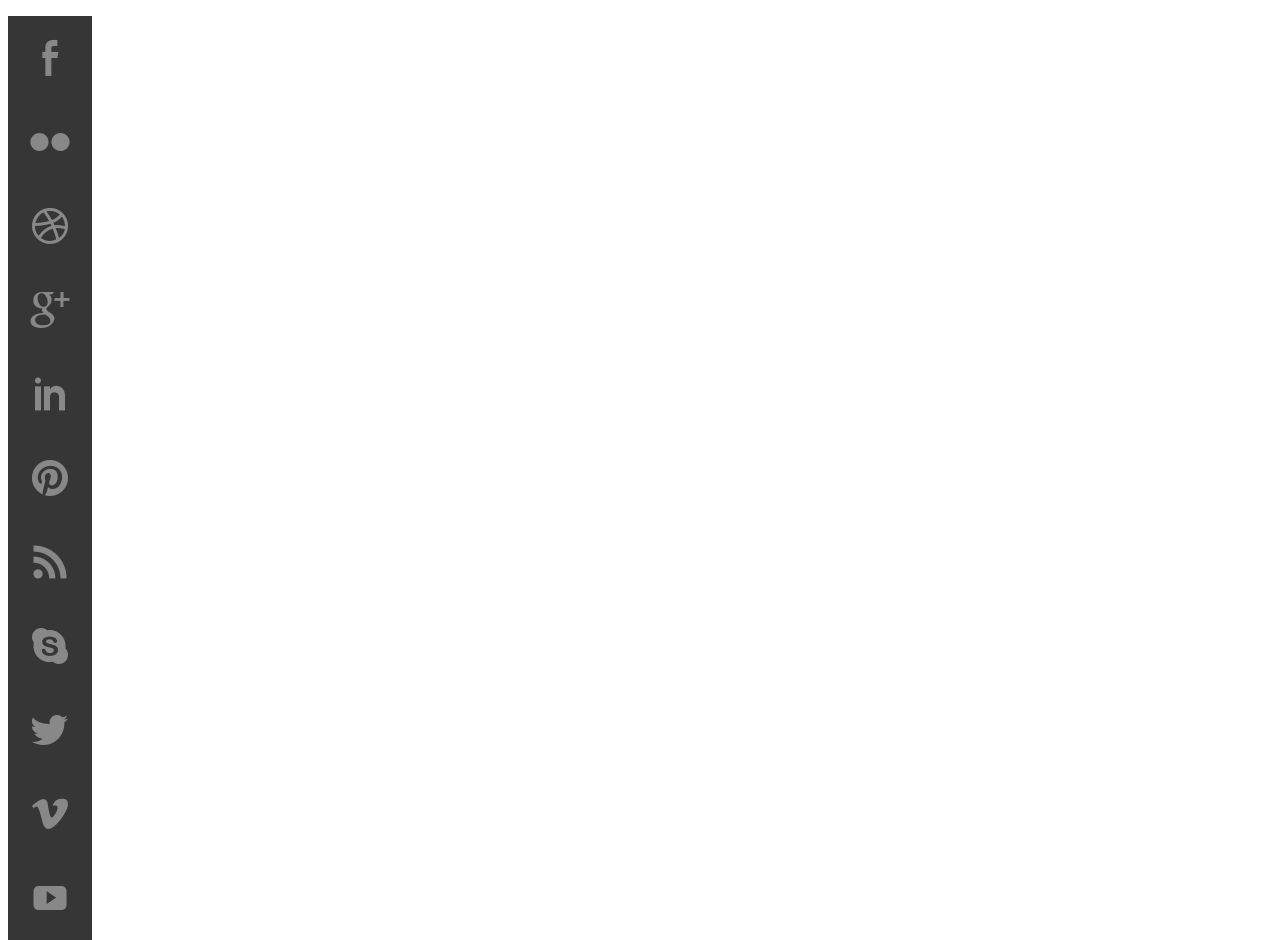
<file: css/colorare/index.html>
<!DOCTYPE html>
<html>
	<head>
	<link rel="stylesheet" type="text/css" href="colorare.css">
	<meta http-equiv="Content-type" content="text/html;charset=UTF-8">
	</head>
	<body>
	<ul>
		<li id="facebook"></li>
		<li id="oo"></li>
		<li id="o"></li>
		<li id="gplus"></li>
		<li id="linkedin"></li>
		<li id="pinterest"></li>
		<li id="spotify"></li>
		<li id="skype"></li>
		<li id="twiter"></li>
		<li id="vimeo"></li>
		<li id="youtube"></li>
	</ul>
	</body>
</html>
</file>
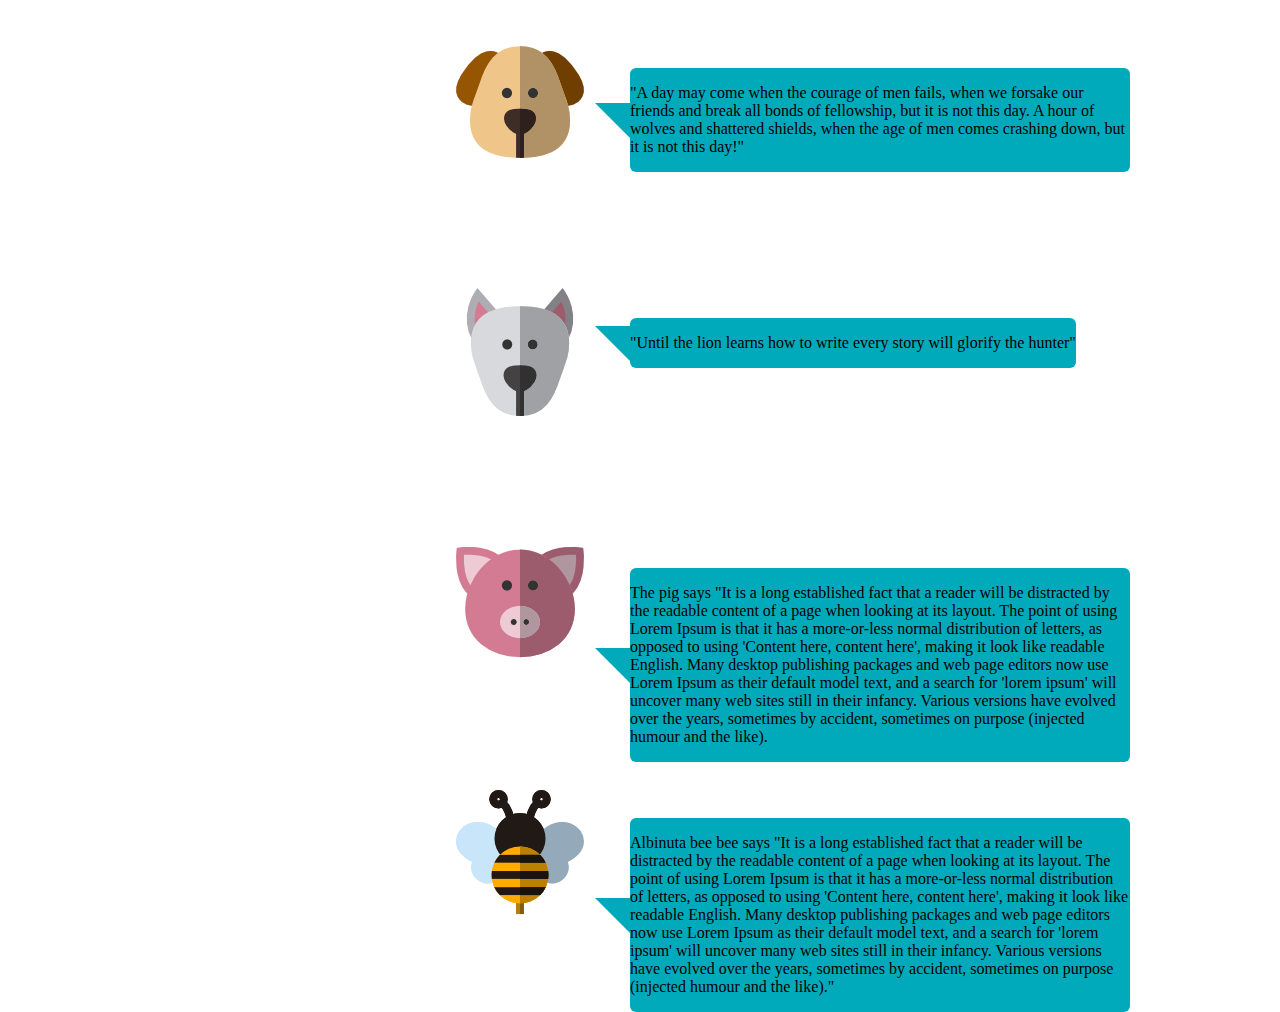
<file: css/sprite/index.html>
<!DOCTYPE html>
<html lang = "ro">
	<head>
		<title>CSS 7</title>
		<meta http-equiv="Content-Type" content="text/html; charset=utf-8" />
		<link rel="stylesheet" type="text/css" href="style7.css"/>
	</head>
	<body>
		<ul>
		<li id="Dog"><div class="comment-box"><p>"A day may come when the courage of men fails, when we forsake our friends and break all bonds of fellowship, but it is not this day. A hour of wolves and shattered shields, when the age of men comes crashing down, but it is not this day!"</p></div></li>
		<li id="Wolf"><div class="comment-box"><p>"Until the lion learns how to write every story will glorify the hunter"</p></div></li>
		<li id="Pig"><div class="comment-box"><p>The pig says "It is a long established fact that a reader will be distracted by the readable content of a page when looking at its layout. The point of using Lorem Ipsum is that it has a more-or-less normal distribution of letters, as opposed to using 'Content here, content here', making it look like readable English. Many desktop publishing packages and web page editors now use Lorem Ipsum as their default model text, and a search for 'lorem ipsum' will uncover many web sites still in their infancy. Various versions have evolved over the years, sometimes by accident, sometimes on purpose (injected humour and the like).

</p></div></li>
                <li id="Bee"><div class="comment-box"><p>Albinuta bee bee says "It is a long established fact that a reader will be distracted by the readable content of a page when looking at its layout. The point of using Lorem Ipsum is that it has a more-or-less normal distribution of letters, as opposed to using 'Content here, content here', making it look like readable English. Many desktop publishing packages and web page editors now use Lorem Ipsum as their default model text, and a search for 'lorem ipsum' will uncover many web sites still in their infancy. Various versions have evolved over the years, sometimes by accident, sometimes on purpose (injected humour and the like)."

</p></div></li>
		</ul>
	</body>
</html>
</file>
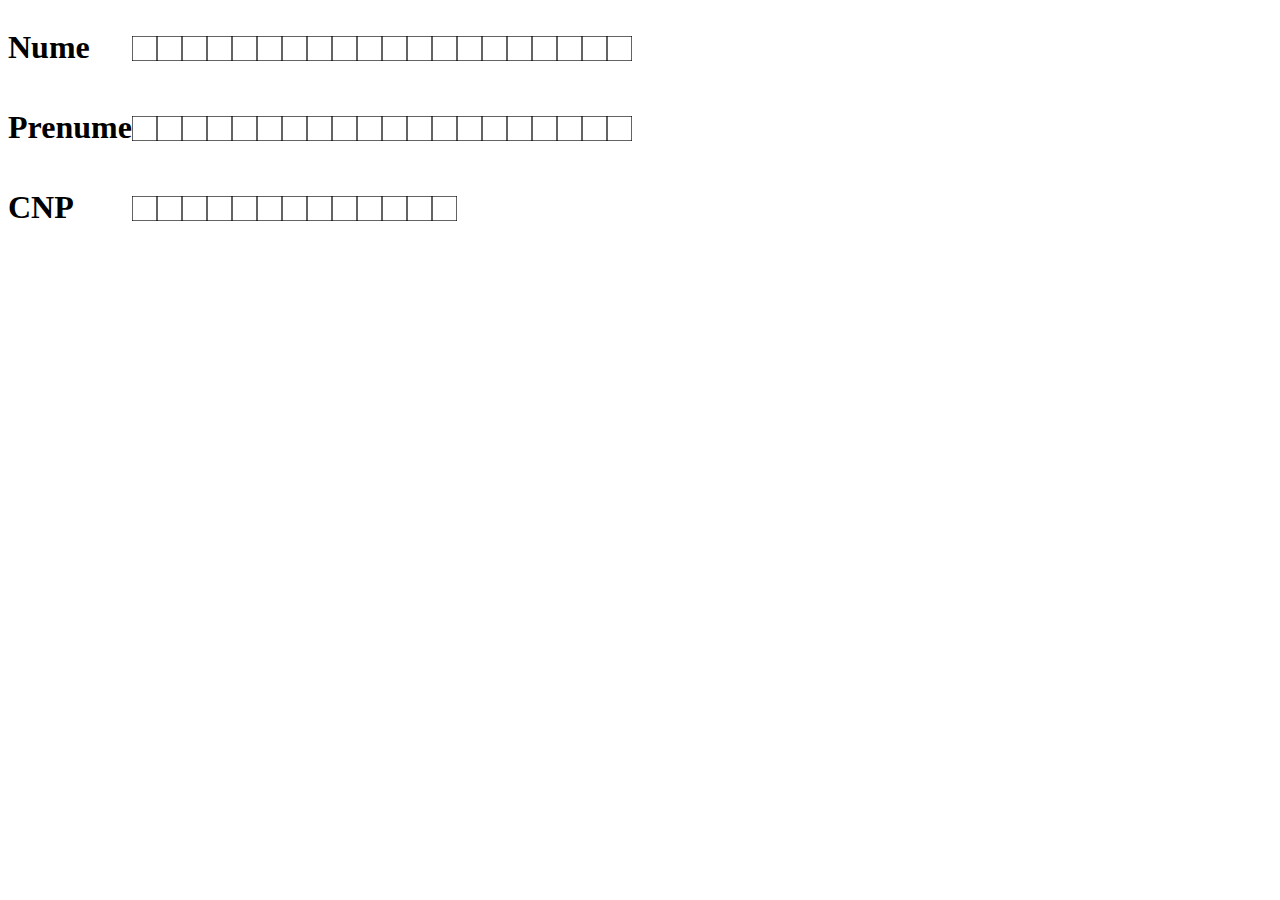
<file: css/square/index.html>
<!DOCTYPE html>
<html>
<head>
	  <meta http-equiv="Content-type" content="text/html;charset=UTF-8">
	<link rel="stylesheet" type="text/css" href="style.css">
</head>
<body>

<div id="name">
	<h1>Nume</h1>
	<div id="nameinput">
		<input type="text" maxlength="20">
	</div>
</div>


<div id="name">
	<h1>Prenume</h1>
	<div id="nameinput">
		<input type="text" maxlength="20">
	</div>
</div>

<div id="CNP">
	<h1>CNP</h1>
	<div id="cnpinput">
		<input type="text" maxlength="13">
	</div>
</div>

</body>
</html>
</file>
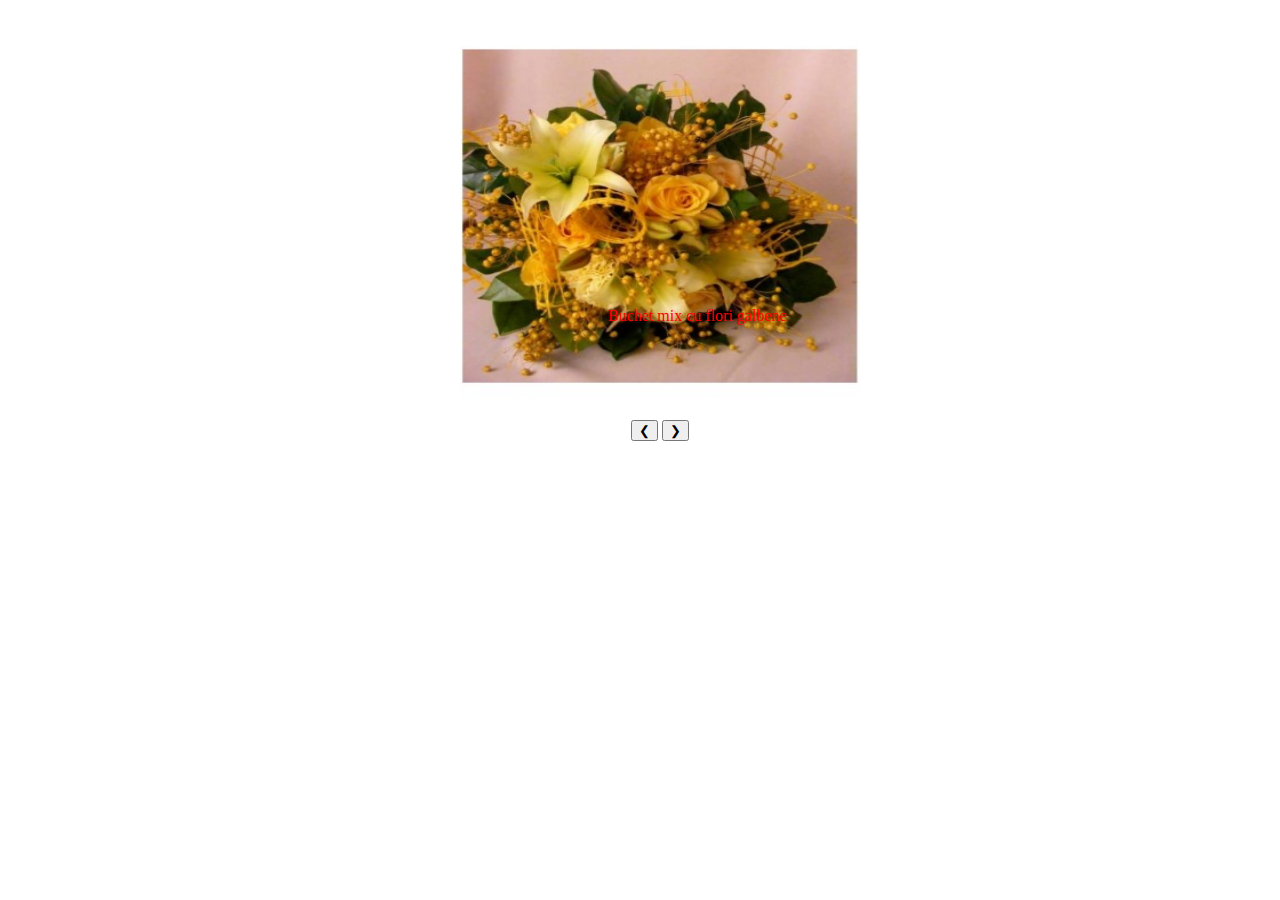
<file: javascript/carusel/index.html>
<!DOCTYPE html>
<html>
	<head>
		<meta http-equiv="Content-Type" content="text/html;charse=UTF-8">
		<title>Carusel</title>
		<link href="style.css" rel="stylesheet" type="text/css">
		
	</head>
	<body>
		<ol >
			<li  class="mySlides"><a href="https://www.magnolia.ro/flori-online-buchete-de-flori/" title="Buchet cu trandafiri si gypsophila" target="_blank"><img src="f1.jpg" ><p>Buchet cu trandafiri si gypsophila</p></a></li>
			<li class="mySlides"><a href="http://www.101flori.ro/flori-mix/1031-buchet-flori-galbene.html" title="Buchet mix cu flori galbene"><img  src="f2.jpg" target="_blank"><p>Buchet mix cu flori galbene</p></a></li>
			<li class="mySlides"><a href="http://www.livrarefloribucuresti.ro/flori/ce-facem-cu-florile-noastre-cand-plecam-in-vacanta.html" title="Reguli generale de ingrijire a plantelor" target="_blank"><img  src="f3.jpg" ><p>Reguli generale de ingrijire a plantelor</p></a></li>
			<li class="mySlides"><a href="http://www.florarienonstop.ro/cutii-cu-flori/282-cutie-cu-mix-de-flori.html" title="Mix de flori"><img  src="f4.jpg" target="_blank"><p>Mix de flori</p></a></li>

			<button class="left" onclick="plusDivs(-1)">&#10094;</button>
			<button class="right" onclick="plusDivs(1)">&#10095;</button>
		</ol>

<script>
var slideIndex = 1;
showDivs(slideIndex);

function plusDivs(n) {
  showDivs(slideIndex += n);
}

function showDivs(n) {
  var i;
  var x = document.getElementsByClassName("mySlides");
  if (n > x.length) {slideIndex = 1}    
  if (n < 1) {slideIndex = x.length}
  for (i = 0; i < x.length; i++) {
     x[i].style.display = "none";  
  }
  x[slideIndex-1].style.display = "block";  
}
var myIndex = 1;
carousel();

function carousel() {
    var i;
    var x = document.getElementsByClassName("mySlides");
    for (i = 0; i < x.length; i++) {
       x[i].style.display = "none";  
    }
    myIndex++;
    if (myIndex > x.length) {myIndex = 1}    
    x[myIndex-1].style.display = "block";  
    setTimeout(carousel, 10000);
}
</script>

</body>
</html>
</file>
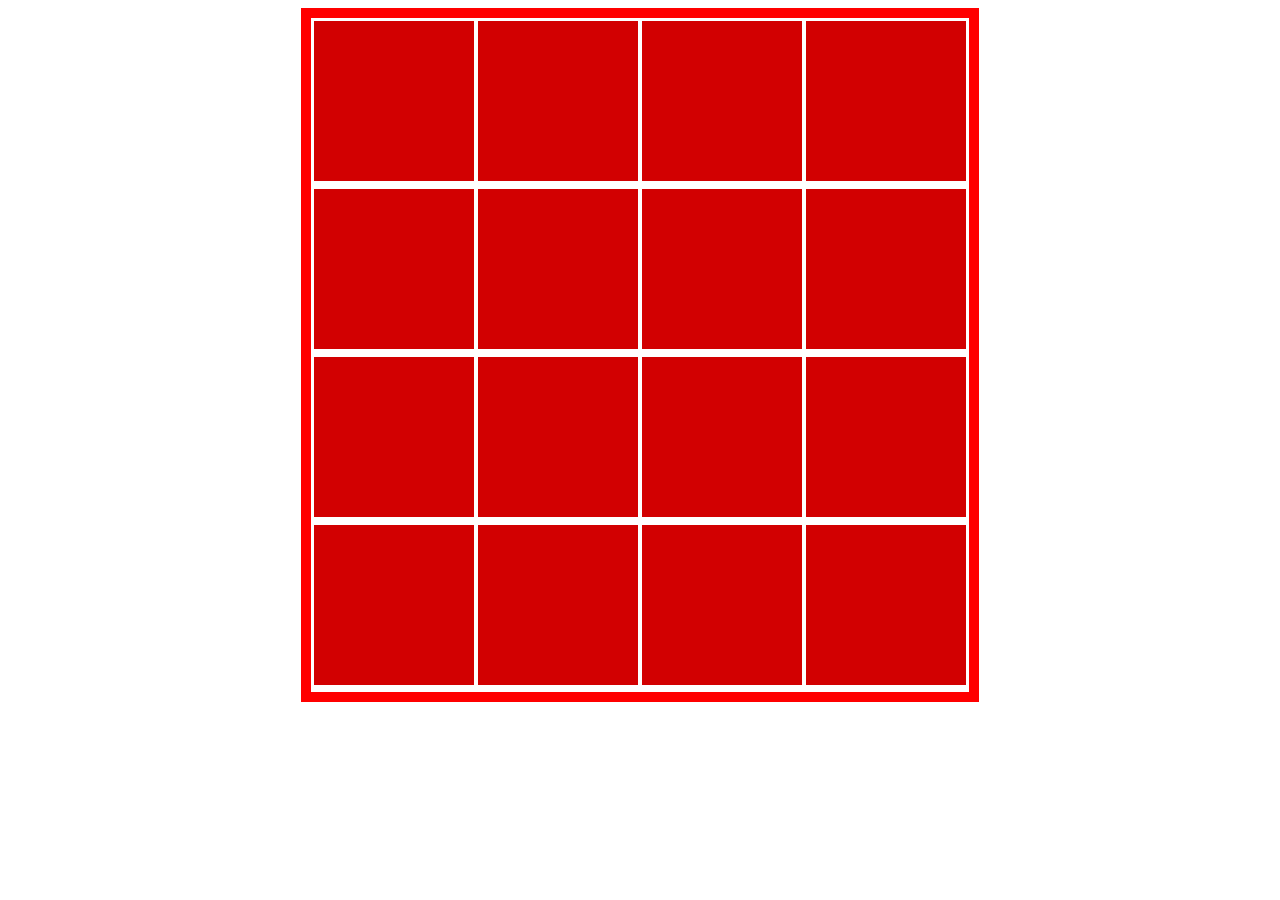
<file: javascript/memorygame/index.html>
<!DOCTYPE html>
<html>
	<head>
		<meta http-equiv="Content-Type" content="text/html;charse=UTF-8">
		<title>Memorie</title>
		<link href="style.css" rel="stylesheet" type="text/css">
		<script src="memorie.js"></script>
	</head>
	<body>
		<center>
			<table>
				<tr>
					<td><img src="fond.jpg" onclick="alegere(0)"></td>
					<td><img src="fond.jpg" onclick="alegere(1)"></td>
					<td><img src="fond.jpg" onclick="alegere(2)"></td>
					<td><img src="fond.jpg" onclick="alegere(3)"></td>
				</tr>
				<tr>
					<td><img src="fond.jpg" onclick="alegere(4)"></td>
					<td><img src="fond.jpg" onclick="alegere(5)"></td>
					<td><img src="fond.jpg" onclick="alegere(6)"></td>
					<td><img src="fond.jpg" onclick="alegere(7)"></td>
				<tr>
					<td><img src="fond.jpg" onclick="alegere(8)"></td>
					<td><img src="fond.jpg" onclick="alegere(9)"></td>
					<td><img src="fond.jpg" onclick="alegere(10)"></td>
					<td><img src="fond.jpg" onclick="alegere(11)"></td>
				</tr>
				<tr>
					<td><img src="fond.jpg" onclick="alegere(12)"></td>
					<td><img src="fond.jpg" onclick="alegere(13)"></td>
					<td><img src="fond.jpg" onclick="alegere(14)"></td>
					<td><img src="fond.jpg" onclick="alegere(15)"></td>
				</tr>
				</tr>
			</table>
		</center>
	</body>
</html>
</file>
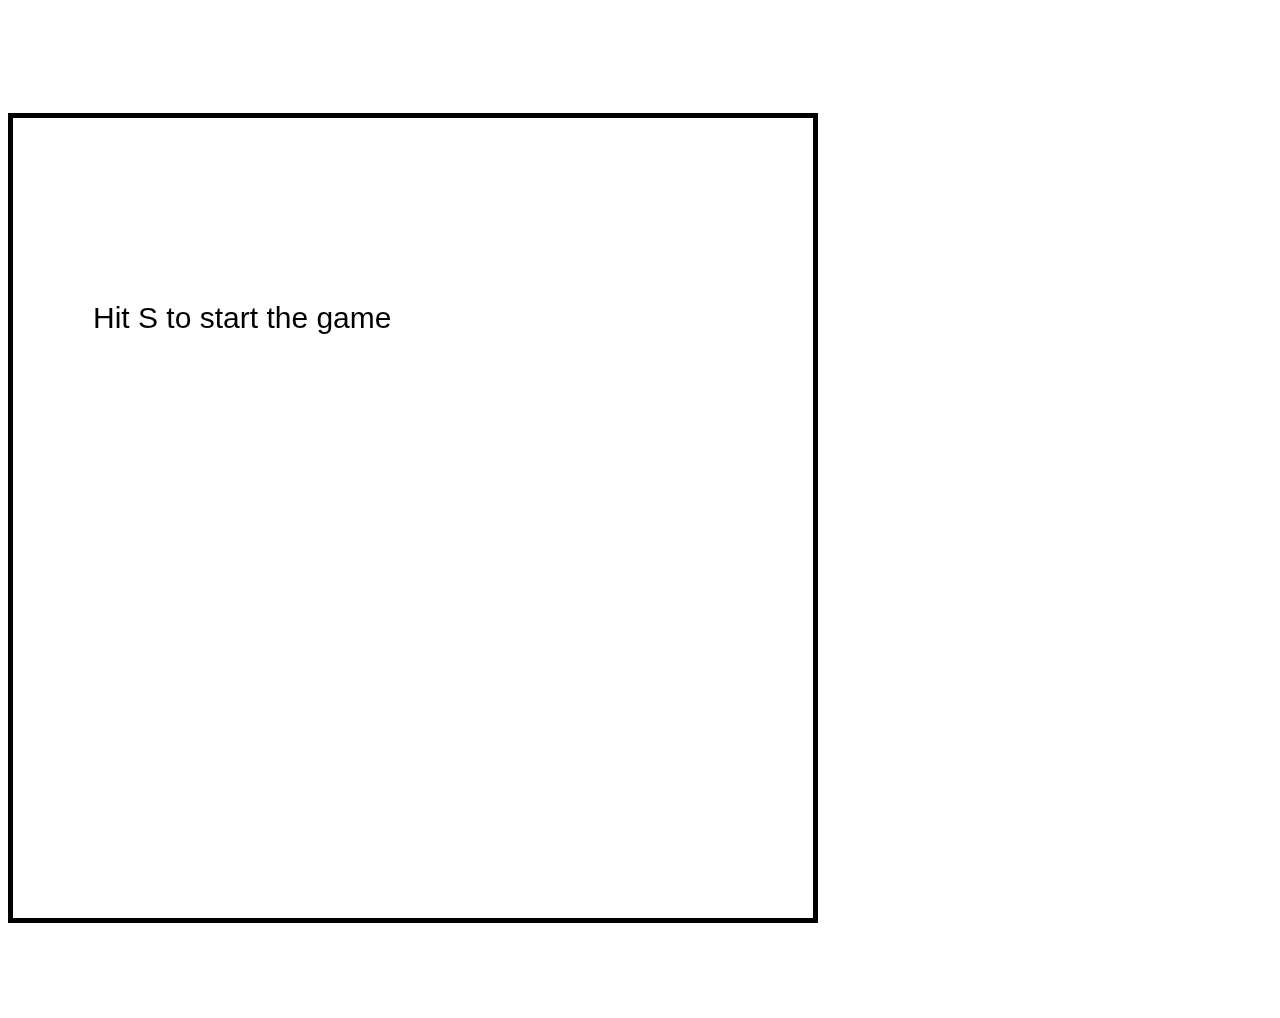
<file: javascript/puzzle/index.html>
<!DOCTYPE html>
<html>
	<head>
		<title>Puzzle</title>
		<style>
		canvas {
			width:800px;
			height:800px;
			border: 5px solid black;
			margin:auto
		}

		</style>
	</head>
	<body>
		<div style="margin-top:10px; height:1000px;">
			<div>
				<div style="width:50%; float:left; display:inline">
					<div style="text-align:center; height:30px">
						<h1 id="message"></h1>
					</div>
					<div style="text-align:center; height:30px">
							<h1 id="moves"></h1>
					</div> 
						
					<canvas id="canvas" height="800px" width="800px"></canvas>
				</div>
			</div>
		<div style="width:50%; float:left; display:inline">
			
			<div style="display:none">
				<img src="p1.jpg" id="puzz1" width="265" height="265">
				<img src="p2.jpg" id="puzz2" width="265" height="265">
				<img src="p3.jpg" id="puzz3" width="265" height="265">
			</div>
			<div style="display:none">
				<img src="p4.jpg" id="puzz4" width="265" height="265">
				<img src="p5.jpg" id="puzz5" width="265" height="265">
				<img src="p6.jpg" id="puzz6" width="265" height="265">
			</div>
			<div style="display:none">
				<img src="p7.jpg" id="puzz7" width="265" height="265">
				<img src="p8.jpg" id="puzz8" width="265" height="265">
				<img src="p9.jpg" id="puzz9" width="265" height="265">
			</div>
		</div>
		<script>
		 var canvas=document.getElementById("canvas");
		var ctx = canvas.getContext("2d");
		var empty=9;
		var moves=-1;
		function shuffle(array) {
			  var currentIndex = array.length, temporaryValue, randomIndex;

			  // While there remain elements to shuffle...
			  while (0 !== currentIndex) {

				// Pick a remaining element...
				randomIndex = Math.floor(Math.random() * currentIndex);
				currentIndex -= 1;

				// And swap it with the current element.
				temporaryValue = array[currentIndex];
				array[currentIndex] = array[randomIndex];
				array[randomIndex] = temporaryValue;
			  }

			  return array;
			}
		var ar=[1,2,3,4,5,6,7,8,0];
		im=shuffle([1,2,3,4,5,6,7,8,0]);

		for(var i=0;i<=8;i++){
			if(im[i]==0)
				empty=i+1;
		}

		var restart=0;
		function won(){
			ctx.clearRect(300,300,265,265);
			var img=document.getElementById("puzz9");
			var pat=ctx.createPattern(img,"repeat");
			ctx.fillStyle=pat;
			ctx.fillRect(300,300,265,265);
			m=document.getElementById("message");
			m.innerHTML="You won the game in "+moves.toString() +" moves";
			restart=1;
			moves=-1;
		}

		function draw(){
			moves++;
			mov=document.getElementById("moves");
			mov.innerHTML="MOVES: "+ moves.toString();
			m=document.getElementById("message");
			m.innerHTML="";
		  var t;
		  t=0;
		  if(restart==1){
			
			  im=shuffle([1,2,3,4,5,6,7,8,0]);
				for(var i=0;i<=8;i++){
					if(im[i]==0)
						empty=i+1;
					
						
				}
				
				console.log(empty);
				
			 ctx.clearRect(0,0,800,800);
			  restart=0;
		  }
			for(var i=0;i<9;i++){
				if(im[i]!=ar[i])
					t=1;	
			}
			console.log(im);
			console.log(ar);
			
			for(var i=0;i<3;i++){
				for(var j=0;j<3;j++){
					   component(i,j);    		
				}
			}
			
			console.log(t);
			
			if(t==0){
				console.log("one more");
				won();
			}
			
		}

		function component(x, y) {
			
			var text="puzz";
			z=x+3*y;
			z=im[z];
			text=text+z.toString();
			if(z!=0)
			{
				var img=document.getElementById(text);
				var pat=ctx.createPattern(img,"repeat");
				ctx.fillStyle=pat;
			}
			
			else
			{
				ctx.fillStyle="white";
			}
			
			ctx.fillRect(265*x,265*y,265,265);    
		}

		function moveup() {
			ctx.clearRect(0,0,800,800);
			if(restart==1)
				{
				draw();
				return;
				}
			if(empty==9||empty==7||empty==8){
				moves--;
				draw();
			} 
			else{
				text="puzz";
				var curr=empty;
				empty=empty+3;
				var next=empty;
				im[curr-1]=im[next-1];
				im[next-1]=0;
				draw();
				
			}
			console.log(empty);
		}

		function movedown() {
			ctx.clearRect(0,0,800,800);
			if(restart==1)
			{
			
			draw();
			return;
			}
			if(empty==1||empty==2||empty==3) {
				moves--;
				draw();
			}
			else{
				text="puzz";
				var curr=empty;
				empty=empty-3;
				var next=empty;
				im[curr-1]=im[next-1];
				im[next-1]=0;
				draw();
				
			}
			
			console.log(empty);
			
		}

		function moveleft() {
			ctx.clearRect(0,0,800,800);
			
			if(restart==1)
			{
			
			draw();
			return;
			}
			
			if(empty==6||empty==9||empty==3) {
				moves--;  
				draw();
				}
				else{
					text="puzz";
					var curr=empty;
					empty=empty+1;
					var next=empty;
					im[curr-1]=im[next-1];
					im[next-1]=0;
					draw();
					
			  
				}
			  console.log(empty);
		}

		function moveright() {
			ctx.clearRect(0,0,800,800);
			if(restart==1)
			{
			moves--;
			draw();
			return;
			}
			  if(empty==1||empty==4||empty==7) {
				  moves--;
				  draw();
				}
				else{
					text="puzz";
					var curr=empty;
					empty=empty-1;
					var next=empty;
					im[curr-1]=im[next-1];
					im[next-1]=0;
					draw();
				}console.log(empty);
			
			  }
			  
		window.addEventListener('keydown', function (e) {
			key = e.keyCode;
			if(key==37){
				e.preventDefault();
				moveleft();
			}
			if(key==38){
				e.preventDefault();
				moveup();
			}
			if(key==39){
				e.preventDefault();
				moveright();
			}
			if(key==40){
				e.preventDefault();
				movedown();
			}
			if(key==83){
				e.preventDefault();
				start();
			}
			
		});
		function start(){
		draw();
		}
		ctx.font = "30px Arial";
		ctx.fillText("Hit S to start the game",80,210);

		</script>
	</body>
</html>
</file>
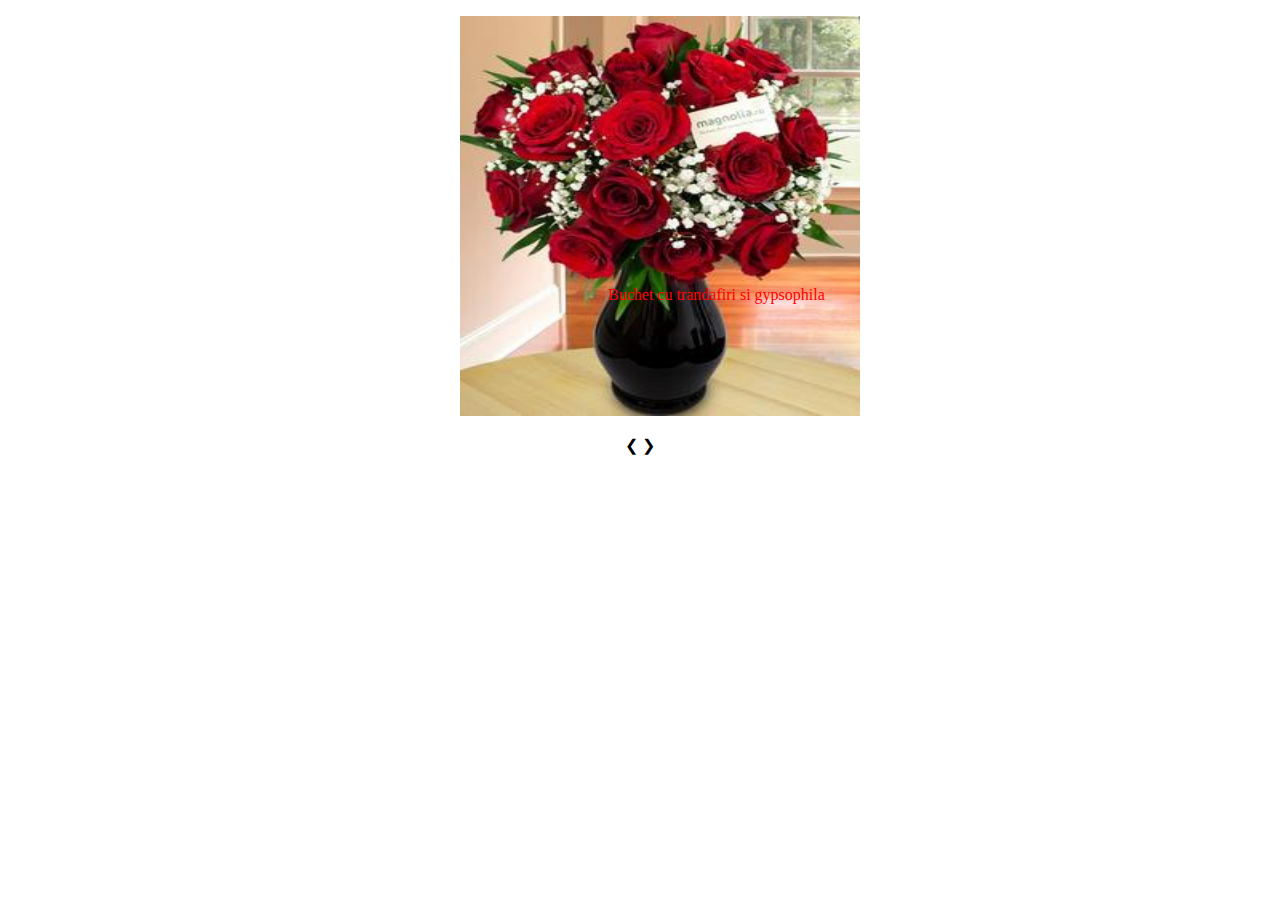
<file: jquery/carusel/index.html>
<!DOCTYPE html>
<html>
<head>
<meta name="viewport" content="width=device-width, initial-scale=1">
<style>
li{display:none;}
img{
	height:400px;
	width:400px;
}
ol{
	position:relative;
	text-align:center;
}
p{
	position:absolute;
	bottom:100px;
	left:600px;
	color:red;
}
</style>
</head>
<body>
<script src="https://ajax.googleapis.com/ajax/libs/jquery/3.3.1/jquery.min.js"></script>
<div class="slideshow-container">

		<ol>
		
			<li class="mySlides" ><a href="https://www.magnolia.ro/flori-online-buchete-de-flori/" title="Buchet cu trandafiri si gypsophila" target="_blank"><img src="f1.jpg"><p>Buchet cu trandafiri si gypsophila</p></a></li>
			<li class="mySlides" ><a href="http://www.101flori.ro/flori-mix/1031-buchet-flori-galbene.html" title="Buchet mix cu flori galbene"><img  src="f2.jpg" target="_blank"><p>Buchet mix cu flori galbene</p></a></li>
			<li class="mySlides"><a href="http://www.livrarefloribucuresti.ro/flori/ce-facem-cu-florile-noastre-cand-plecam-in-vacanta.html" title="Reguli generale de ingrijire a plantelor" target="_blank"><img  src="f3.jpg"  ><p>Reguli generale de ingrijire a plantelor</p></a></li>
			<li class="mySlides" ><a href="http://www.florarienonstop.ro/cutii-cu-flori/282-cutie-cu-mix-de-flori.html" title="Mix de flori"><img  src="f4.jpg" target="_blank"  alt="poza public"><p>Mix de flori</p></a></li>
		</ol>
<center>

<a class="prev" onclick="plusSlides(-1)">&#10094;</a>
<a class="next" onclick="plusSlides(1)">&#10095;</a>
</center>
</div>
<br>

<div style="text-align:center">
  <span class="dot" onclick="currentSlide(1)"></span> 
  <span class="dot" onclick="currentSlide(2)"></span> 
  <span class="dot" onclick="currentSlide(3)"></span> 
  <span class="dot" onclick="currentSlide(4)"></span>
</div>

<script>
var slideIndex = 0;

function plusSlides(n) {
  showSlides(slideIndex += n);
}

function currentSlide(n) {
  showSlides(slideIndex = n);
}

function showSlides(n) {
  var i;
  if (slideIndex > $('.mySlides').length) {slideIndex = 1}    
  if (n < 1) {slideIndex = $('.mySlides').length}
  $('.mySlides').each(function(i, obj) {
		$(this).hide();
});   
    for (i = 0; i < $('.dot').length; i++) {
        $('.dot').each(function(i, obj) {
		$(this).addClass("").removeClass(" active");
});
    }
     $('.mySlides').each(function(i, obj) {
		if($(this).index()==slideIndex-1)
			$(this).show();
});
    
     $('.dot').each(function(i, obj) {
		if($(this).index()==slideIndex-1)
			$(this).addClass(" active");
			
});
}

$(document).ready(function da(){
    $('.mySlides').each(function(i, obj) {
		$(this).hide();
});
    slideIndex++;
    if (slideIndex > $('.mySlides').length) {slideIndex = 1}    
        $('.dot').each(function(i, obj) {
		$(this).addClass("").removeClass(" active");
		});
     $('.mySlides').each(function(i, obj) {
		if($(this).index()==slideIndex-1)
			$(this).show();
});
    
     $('.dot').each(function(i, obj) {
		
		if($(this).index()==slideIndex-1)
			$(this).addClass(" active");
			
});
	setTimeout(da,4000);
});
</script>
</body>
</html>
</file>
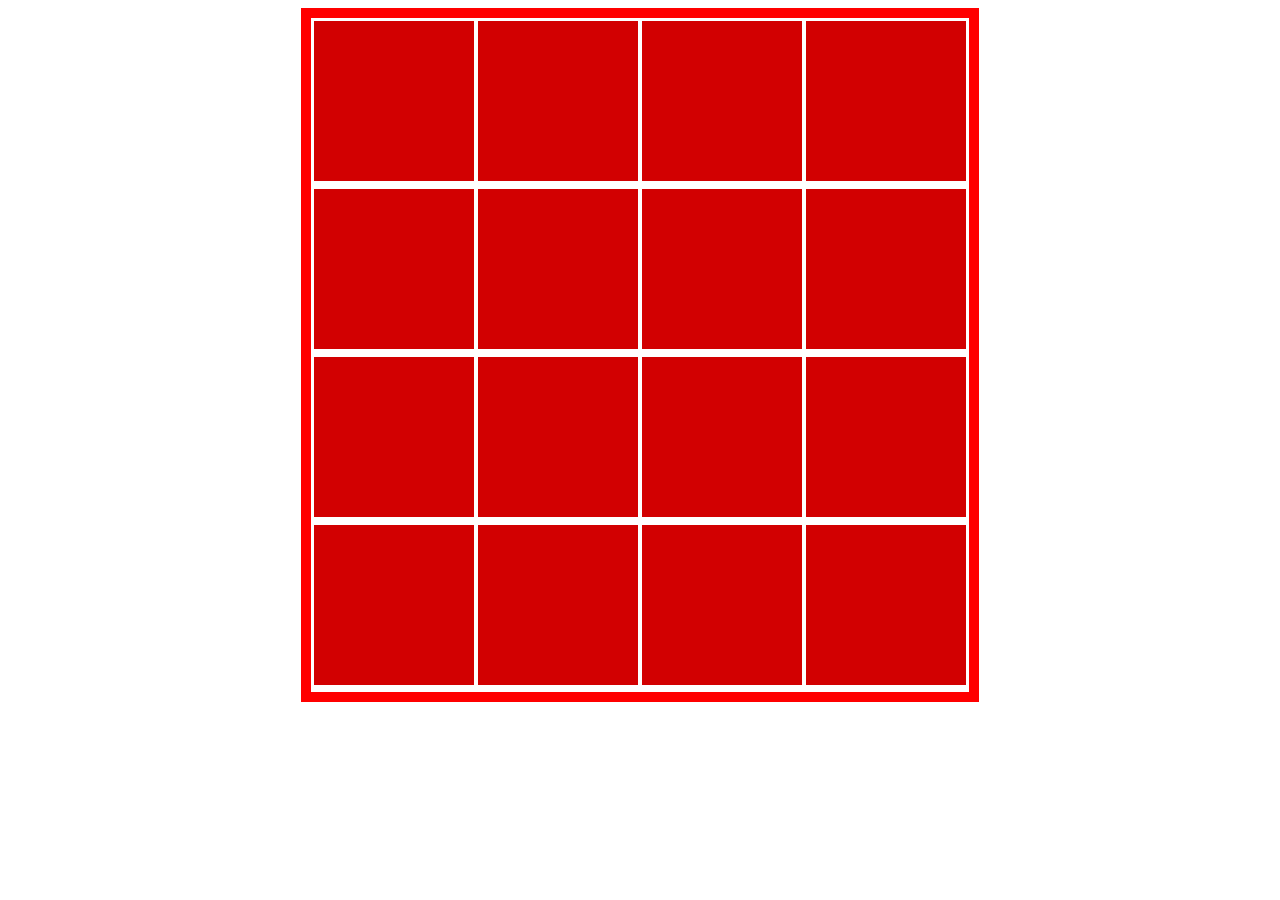
<file: jquery/memorygame/index.html>
<!DOCTYPE html>
<html>
	<head>
		<meta http-equiv="Content-Type" content="text/html;charse=UTF-8">
		<title>Memorie</title>
		<link href="style.css" rel="stylesheet" type="text/css">
		<script src="https://ajax.googleapis.com/ajax/libs/jquery/3.3.1/jquery.min.js"></script>
	</head>
	<body>
		<center>
			<table>
				<tr>
					<td id="0"><img src="fond.jpg"></td>
					<td id="1"><img src="fond.jpg"></td>
					<td id="2"><img src="fond.jpg"></td>
					<td id="3"><img src="fond.jpg"></td>
				</tr>
				<tr>
					<td id="4"><img src="fond.jpg"></td>
					<td id="5"><img src="fond.jpg"></td>
					<td id="6"><img src="fond.jpg"></td>
					<td id="7"><img src="fond.jpg"></td>
				<tr>
					<td id="8"><img src="fond.jpg"></td>
					<td id="9"><img src="fond.jpg"></td>
					<td id="10"><img src="fond.jpg"></td>
					<td id="11"><img src="fond.jpg"></td>
				</tr>
				<tr>
					<td id="12"><img src="fond.jpg"></td>
					<td id="13"><img src="fond.jpg"></td>
					<td id="14"><img src="fond.jpg"></td>
					<td id="15"><img src="fond.jpg"></td>
				</tr>
				</tr>
			</table>
		</center>
		<script>
var nrClick=0;
var first;
var second;
var match=0;
var cards=[];

function control(){
	clearInterval(timer);
	nrClick=0;
	if(cards[first]==cards[second]){
		match++;
		if(match==8)
		{alert("congratulations!!");
		}
	}else{
		var card='#';
		card+=first;
		card+=' img'
		$(card).attr('src','fond.jpg');
		var card1='#';
		card1+=second;
		card1+=' img'
		$(card1).attr('src','fond.jpg');
	}
}

$(document).ready(function(){
	var arrayUsed=new Array(9);
	var num=new Array(16);
	for (var i = 0; i < 9; i++)
  {
    arrayUsed[i] = 0;
  }
	for (var i = 0; i < 16; i++)
  {
    randomNumber = Math.floor(Math.random()*9);
	console.log(randomNumber);
    if ((arrayUsed[randomNumber]==0 || arrayUsed[randomNumber]==1) && randomNumber!=0) 
    {
      arrayUsed[randomNumber]=arrayUsed[randomNumber]+1;
	  num[i]=randomNumber;
    }
    else
    {
      i--;
    }
  }
	for(var i=0;i<16;i++){
		cards[i]="c"+num[i]+".jpg";
		console.log(cards[i]);
	}
	$('td').on('click',function(){
		if(nrClick==0)
	{
		var card='#';
		card+=this.id;
		card+=' img'
		first=parseInt(this.id);
		$(card).attr('src',cards[this.id]);
		nrClick=1;
	}
	else if(nrClick==1)
	{
		var card='#';
		card+=this.id;
		card+=' img'
		nrClick=2;
		second=parseInt(this.id);
		$(card).attr('src',cards[this.id]);
		timer=setInterval(control,500);
	}
	else{
		alert("you can click on an image once!!1");
	}
	});
});
		</script>
	</body>
</html>
</file>
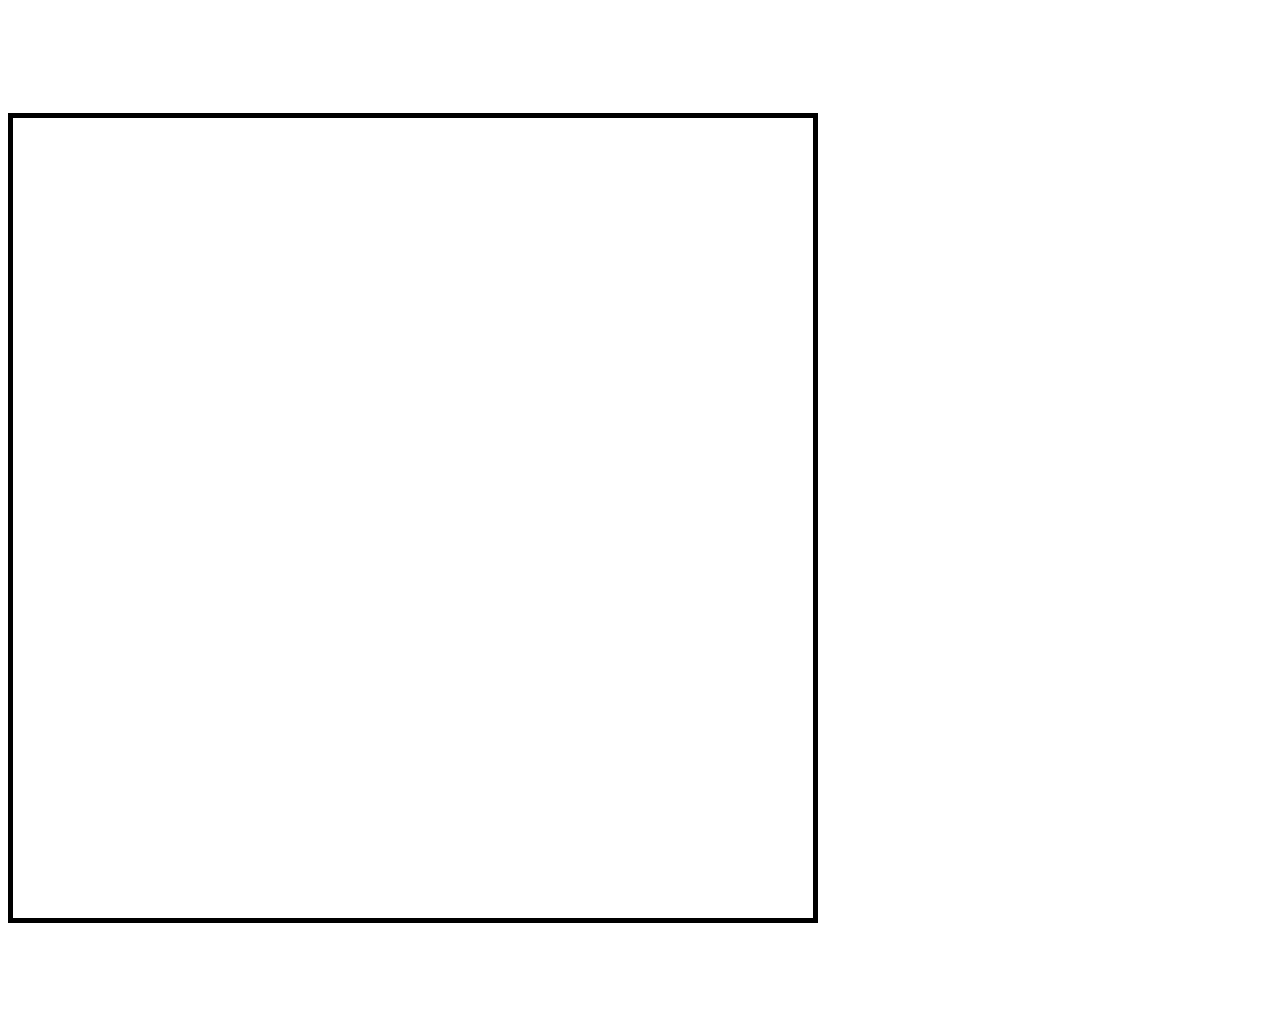
<file: jquery/puzzle/index.html>
<!DOCTYPE html>
<html>
	<head>
		<title>Puzzle</title>
		<script src="https://ajax.googleapis.com/ajax/libs/jquery/3.3.1/jquery.min.js"></script>
		<style>
		canvas {
			width:800px;
			height:800px;
			border: 5px solid black;
			margin:auto
		}

		</style>
	</head>
	<body>
		<div style="margin-top:10px; height:1000px;">
			<div>
				<div style="width:50%; float:left; display:inline">
					<div style="text-align:center; height:30px">
						<h1 id="message"></h1>
					</div>
					<div style="text-align:center; height:30px">
							<h1 id="moves"></h1>
					</div> 
						
					<canvas id="canvas" height="800px" width="800px"></canvas>
				</div>
			</div>
		<div style="width:50%; float:left; display:inline">
			
			<div style="display:none">
				<img src="p1.jpg" id="puzz1" width="265" height="265">
				<img src="p2.jpg" id="puzz2" width="265" height="265">
				<img src="p3.jpg" id="puzz3" width="265" height="265">
			</div>
			<div style="display:none">
				<img src="p4.jpg" id="puzz4" width="265" height="265">
				<img src="p5.jpg" id="puzz5" width="265" height="265">
				<img src="p6.jpg" id="puzz6" width="265" height="265">
			</div>
			<div style="display:none">
				<img src="p7.jpg" id="puzz7" width="265" height="265">
				<img src="p8.jpg" id="puzz8" width="265" height="265">
				<img src="p9.jpg" id="puzz9" width="265" height="265">
			</div>
		</div>
		<script>
		var cards=[];
$(document).ready(function(){
	var arrayUsed=new Array(10);
	var num=new Array(10);
	for (var i = 1; i < 10; i++)
  {
    arrayUsed[i] = 0;
  }
	for (var i = 1; i < 10; i++)
  {
    randomNumber = Math.floor(Math.random()*10);
	console.log(randomNumber);
    if ((arrayUsed[randomNumber]==0) && randomNumber!=0) 
    {
      arrayUsed[randomNumber]=arrayUsed[randomNumber]+1;
	  num[i]=randomNumber;
    }
    else
    {
      i--;
    }
  }
	for(var i=1;i<10;i++){
		cards[i]="p"+num[i]+".jpg";
		console.log(cards[i]);
	}
	
});
		</script>
	</body>
</html>
</file>
<file: css/colorare/colorare.css>
ul {
    position: relative;
}
li{
	width: 84px;
	height: 84px;
	display: block;
	margin: 0;
	padding: 0;
	list-style: none;
	position: absolute;
	left: 0;

}
#facebook {
	top:0px;
	background: url(css-pr4.png) 0 -84px;
}
#facebook:hover{
	background: url(css-pr4.png) 0 0;}

#oo {
	top: 84px;
	background: url(css-pr4.png) -84px -84px;
}
#oo:hover{
	background: url(css-pr4.png) -84px 0;}

#o {
	top: 168px;
	background: url(css-pr4.png) -168px -84px;
}
#o:hover{
	background: url(css-pr4.png) -168px 0;}

#gplus {
	top: 252px;
	background: url(css-pr4.png) -252px -84px;
}
#gplus:hover{
	background: url(css-pr4.png) -252px 0;}

#linkedin {
	top: 336px;
	background: url(css-pr4.png) -336px -84px;
}
#linkedin:hover{
	background: url(css-pr4.png) -336px 0;}

#pinterest {
	top: 420px;
	background: url(css-pr4.png) -420px -84px;
}
#pinterest:hover{
	background: url(css-pr4.png) -420px 0;}

#spotify {
	top: 504px;
	background: url(css-pr4.png) -504px -84px;
}
#spotify:hover{
	background: url(css-pr4.png) -504px 0;}

#skype {
	top: 588px;
	background: url(css-pr4.png) -588px -84px;
}
#skype:hover{
	background: url(css-pr4.png) -588px 0;}

#twiter {
	top: 672px;
	background: url(css-pr4.png) -672px -84px;
}
#twiter:hover{
	background: url(css-pr4.png) -672px 0;}

#vimeo {
	top: 756px;
	background: url(css-pr4.png) -756px -84px;
}
#vimeo:hover{
	background: url(css-pr4.png) -756px 0;}

#youtube {
	top: 840px;
	background: url(css-pr4.png) -840px -84px;
}
#youtube:hover{
	background: url(css-pr4.png) -840px 0;}
</file>
<file: css/sprite/style7.css>
/* 1 sprite has 200x188*/
ul{
	position:relative;
	margin:auto;
	width:400px;
	height:auto;
	display: -webkit-flex; 
    display: flex;
}

li{
	width:200px;
	height:188px;
	display: block;
	margin: 0;
	padding: 0;
	list-style: none;
	position: absolute;
	left: 0;
}

#Dog
{
	top:0px;
	background: url(spriteAnimals.png) 0 0px;
}

#Wolf
{
	top:250px;
	background: url(spriteAnimals.png) 0  -188px;
}

#Pig{
	top:500px;
	background: url(spriteAnimals.png) 0 -376px;
}

#Bee{
	top:750px;
	background: url(spriteAnimals.png) 400px 0;
}


		.comment-box
		{
			/*margin: 200px;*/
			top: 60px;
			left:210px;
			position: relative;
                        width:max-content;
			max-width:500px;
			max-height: 200px;
			border: 1px ;
			border-radius: 6px; 
			-moz-border-radius: 6px;
			-webkit-border-radius: 6px;
			display: inline-block;
			background: #00aabb;
		}
		.comment-box p 
		{
		padding 0 10px;
		}
		
.comment-box:before{
    content:"";
    position: absolute;
    height: 0px;
    width: 0px;
    top: 50%;
    left: 0px; /* 1px buffer for zooming problems while rendering*/
    /*border-width: 15px;
    border-color: transparent grey transparent transparent;
    border-style: solid;*/
    border: 35px solid transparent;
	border-right-color: #00aabb;
	border-left: 0;
	border-top: 0;
	margin-top: -17.5px;
	margin-left: -35px;
}
</file>
<file: css/square/style.css>
h1 {
	display: inline-block;
	width: 120px;
}

#nameinput, #cnpinput {
	box-sizing: border-box;
	background-image: url("square.png");
	background-size: 25px;
	height: 25px;
	padding-left: 7px;
	display: inline-block;
}

#nameinput {
	width: 500px;
}

#cnpinput {
	width: 325px;
}

input {
	background: none;
 	display: block;
 	width: inherit;
  	padding: 3px 0 0;
  	border: none;
  	font-family: monospace;
  	font-size: 20px;
  	letter-spacing: 14px;
}

input:focus {
	outline: none;
}
</file>
<file: javascript/carusel/style.css>
.mySlides{display:none;}
img{
	height:400px;
	width:400px;
}
ol{
	position:relative;
	text-align:center;
}
p{
	position:absolute;
	bottom:100px;
	left:600px;
	color:red;
}
</file>
<file: javascript/memorygame/style.css>
table{
	border:10px solid red;
	
}
img{
	width:160px;
	height:160px;
}
</file>
<file: jquery/memorygame/style.css>
table{
	border:10px solid red;
	
}
img{
	width:160px;
	height:160px;
}
</file>
